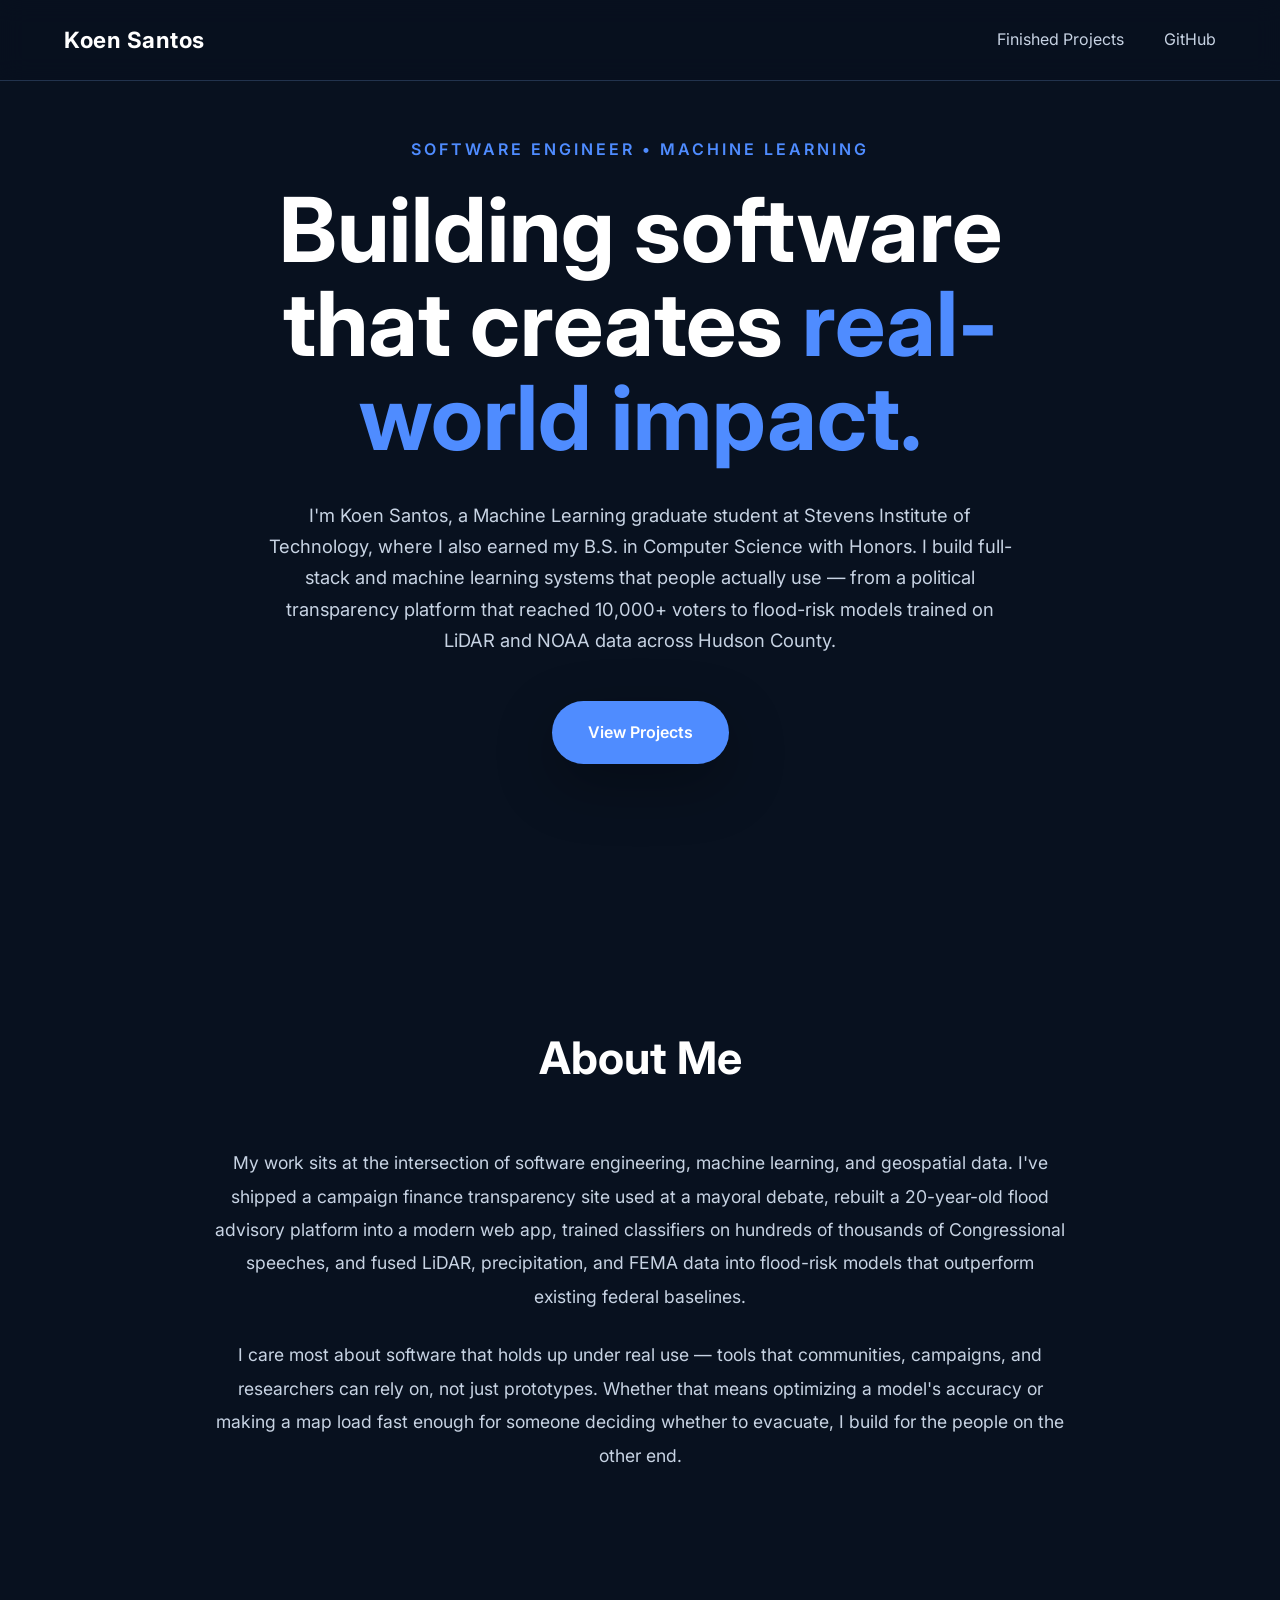
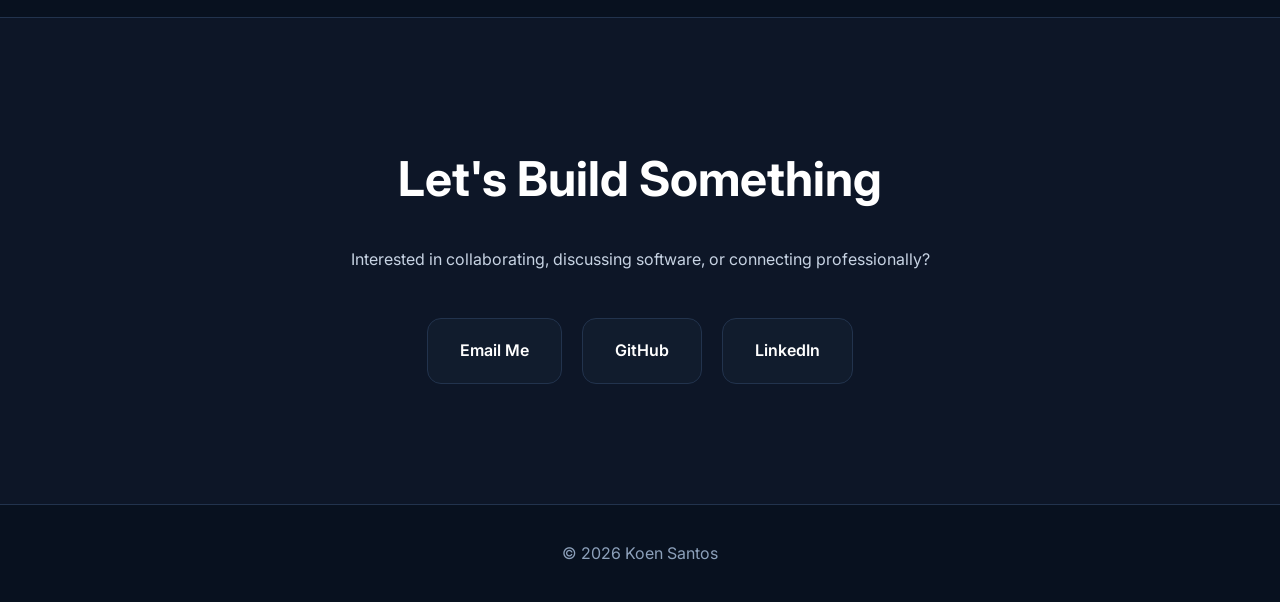
<file: index.html>
<!DOCTYPE html>
<html lang="en">

<head>
    <meta charset="UTF-8">
    <meta name="viewport" content="width=device-width, initial-scale=1.0">

    <title>Koen Santos | Software Engineer & Machine Learning</title>

    <meta name="description"
        content="Portfolio of Koen Santos - Software Engineer and Machine Learning Graduate Student.">

    <link rel="stylesheet" href="styles.css">

    <!-- Google Fonts -->
    <link rel="preconnect" href="https://fonts.googleapis.com">
    <link rel="preconnect" href="https://fonts.gstatic.com" crossorigin>

    <link href="https://fonts.googleapis.com/css2?family=Inter:wght@300;400;500;600;700;800&display=swap"
        rel="stylesheet">
</head>

<body>

    <!-- ================================= -->
    <!-- Navigation -->
    <!-- ================================= -->

    <nav class="navbar">

        <div class="container">

            <a href="index.html" class="logo">
                Koen Santos
            </a>

            <ul class="nav-links">

                <li><a href="projects/index.html">Finished Projects</a></li>

                <li>
                    <a href="https://github.com/koensantos"
                        target="_blank">
                        GitHub
                    </a>
                </li>

            </ul>

            <button id="menu-button">
                ☰
            </button>

        </div>

    </nav>

    <!-- ================================= -->
    <!-- Hero -->
    <!-- ================================= -->

    <header class="hero">

        <div class="container hero-content">

            <p class="hero-small">
                SOFTWARE ENGINEER • MACHINE LEARNING
            </p>

            <h1>

                Building software that creates
                <span>real-world impact.</span>

            </h1>

            <p class="hero-description">

                I'm Koen Santos, a Machine Learning graduate student at
                Stevens Institute of Technology, where I also earned my
                B.S. in Computer Science with Honors. I build full-stack
                and machine learning systems that people actually use — from
                a political transparency platform that reached 10,000+
                voters to flood-risk models trained on LiDAR and NOAA data
                across Hudson County.

            </p>

            <div class="hero-buttons">

                <a class="primary-button"
                    href="projects/index.html">

                    View Projects

                </a>
            </div>

        </div>

    </header>

    <!-- ================================= -->
    <!-- Highlights -->
    <!-- ================================= -->

    <!--
    <section class="highlights">

        <div class="container">

            <div class="stat">

                <h2>10K+</h2>

                <p>Pay2PlayJC Visitors</p>

            </div>


            <div class="stat">

                <h2>3+</h2>

                <p>Production Applications</p>

            </div>

            <div class="stat">

                <h2>3.9</h2>

                <p>Graduate GPA</p>

            </div>

        </div>

    </section>
    -->

    <!-- ================================= -->
    <!-- About -->
    <!-- ================================= -->

    <section class="about">

        <div class="container">

            <h2>
                About Me
            </h2>

            <p>

                My work sits at the intersection of software engineering,
                machine learning, and geospatial data. I've shipped a
                campaign finance transparency site used at a mayoral debate,
                rebuilt a 20-year-old flood advisory platform into a modern
                web app, trained classifiers on hundreds of thousands of
                Congressional speeches, and fused LiDAR, precipitation, and
                FEMA data into flood-risk models that outperform existing
                federal baselines.

            </p>

            <p>

                I care most about software that holds up under real use —
                tools that communities, campaigns, and researchers can rely
                on, not just prototypes. Whether that means optimizing a
                model's accuracy or making a map load fast enough for
                someone deciding whether to evacuate, I build for the
                people on the other end.

            </p>

        </div>

    </section>

    <!-- ================================= -->
    <!-- Featured Projects -->
    <!-- ================================= -->

    <!--
    <section class="featured">

        <div class="container">

            <div class="section-title">

                <h2>
                    Featured Projects
                </h2>

                <a href="projects/index.html">

                    View All →

                </a>

            </div>

            <div class="project-grid">

                <article class="project-card">

                    <div class="project-image">

                        Coming Soon

                    </div>

                    <div class="project-info">

                        <h3>
                            Pay2PlayJC
                        </h3>

                        <p>

                            Political transparency platform visualizing
                            over $6 million in campaign donations using
                            React, Flask, and Python.

                        </p>

                    </div>

                </article>

                <article class="project-card">

                    <div class="project-image">

                        Coming Soon

                    </div>

                    <div class="project-info">

                        <h3>

                            Stevens Flood Inundation Mapper

                        </h3>

                        <p>

                            Senior Design Award-winning flood prediction
                            platform using geospatial mapping and
                            OpenStreetMap.

                        </p>

                    </div>

                </article>

            </div>

        </div>

    </section>

-->

    <!-- ================================= -->
    <!-- Contact -->
    <!-- ================================= -->

    <section class="contact">

        <div class="container">

            <h2>

                Let's Build Something

            </h2>

            <p>

                Interested in collaborating, discussing software,
                or connecting professionally?

            </p>

            <div class="contact-buttons">

                <a href="mailto:kms226655@gmail.com">

                    Email Me

                </a>

                <a href="https://github.com/koensantos"
                    target="_blank">

                    GitHub

                </a>

                <a href="https://linkedin.com/in/koen-mitchel-santos-306476278"
                    target="_blank">

                    LinkedIn

                </a>

            </div>

        </div>

    </section>

    <!-- ================================= -->
    <!-- Footer -->
    <!-- ================================= -->

    <footer>

        <div class="container">

            <p>

                © 2026 Koen Santos

            </p>

        </div>

    </footer>

    <script src="script.js"></script>

</body>

</html>
</file>
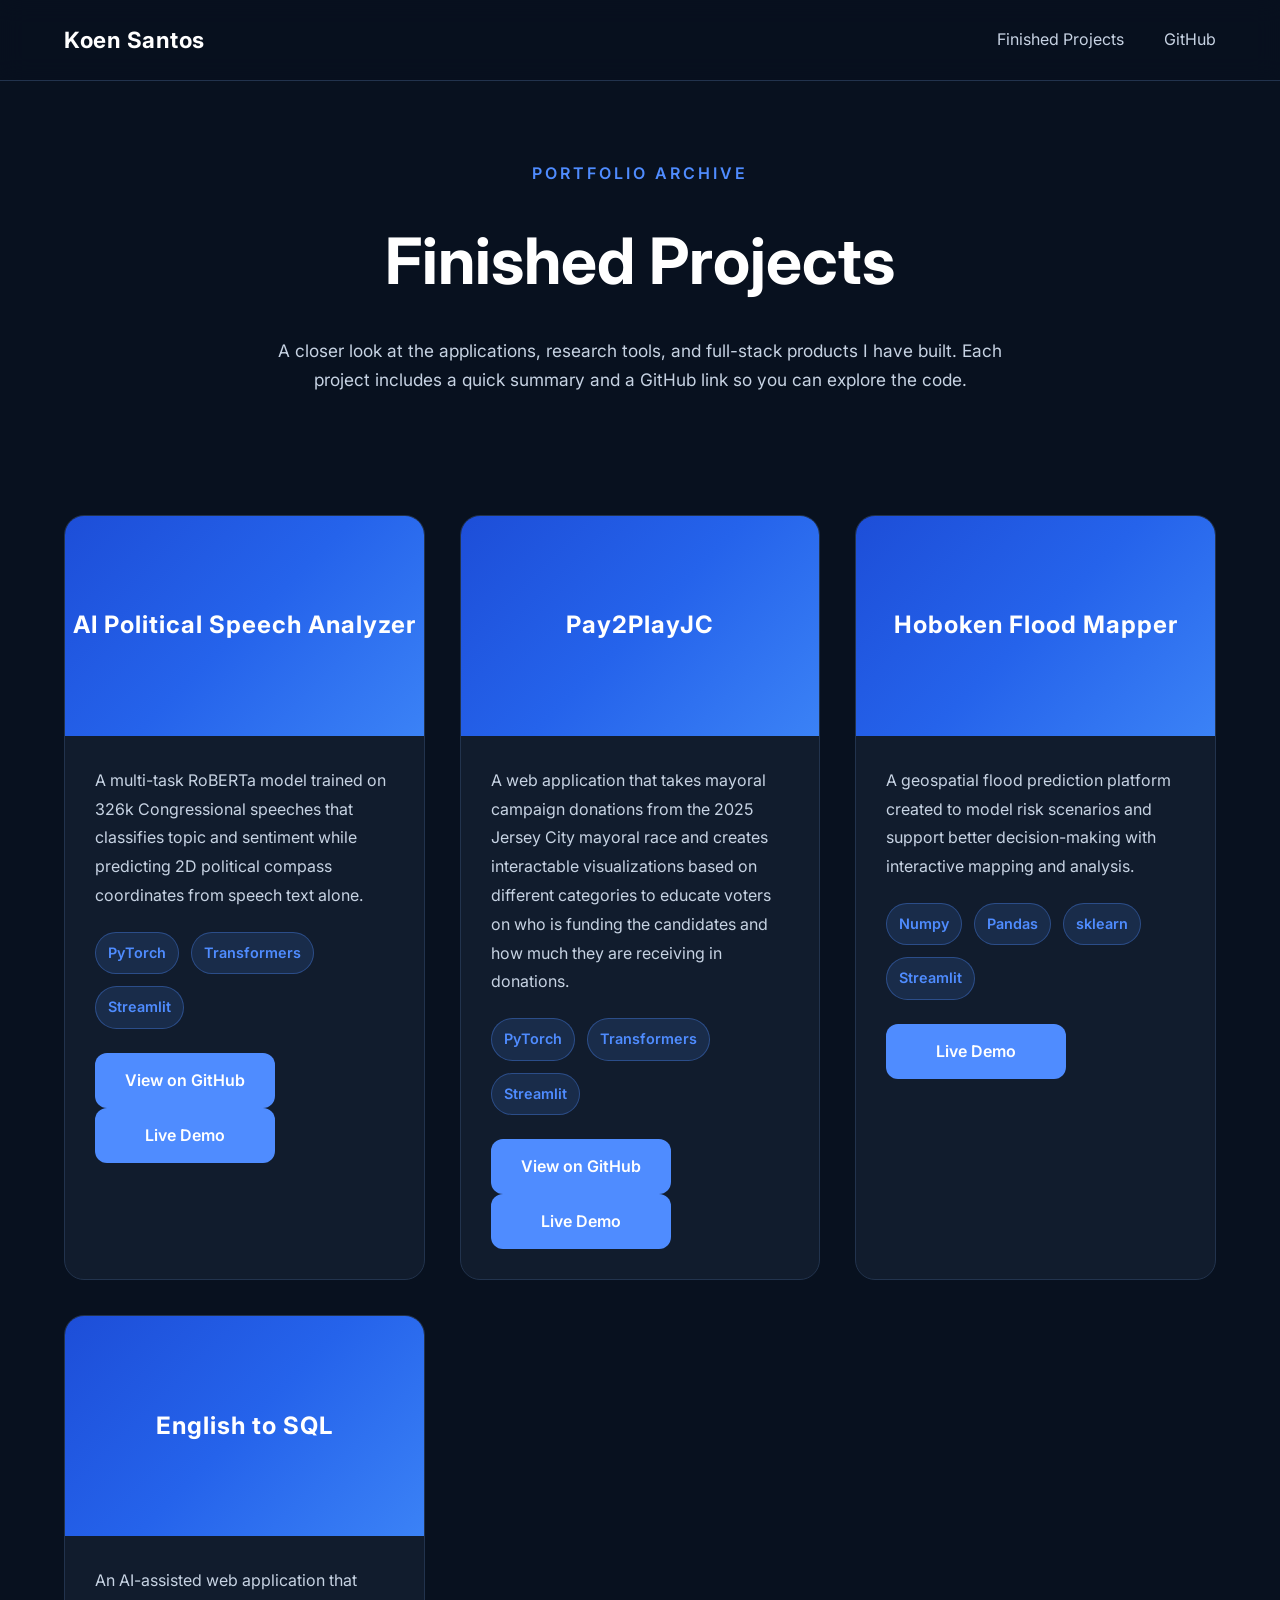
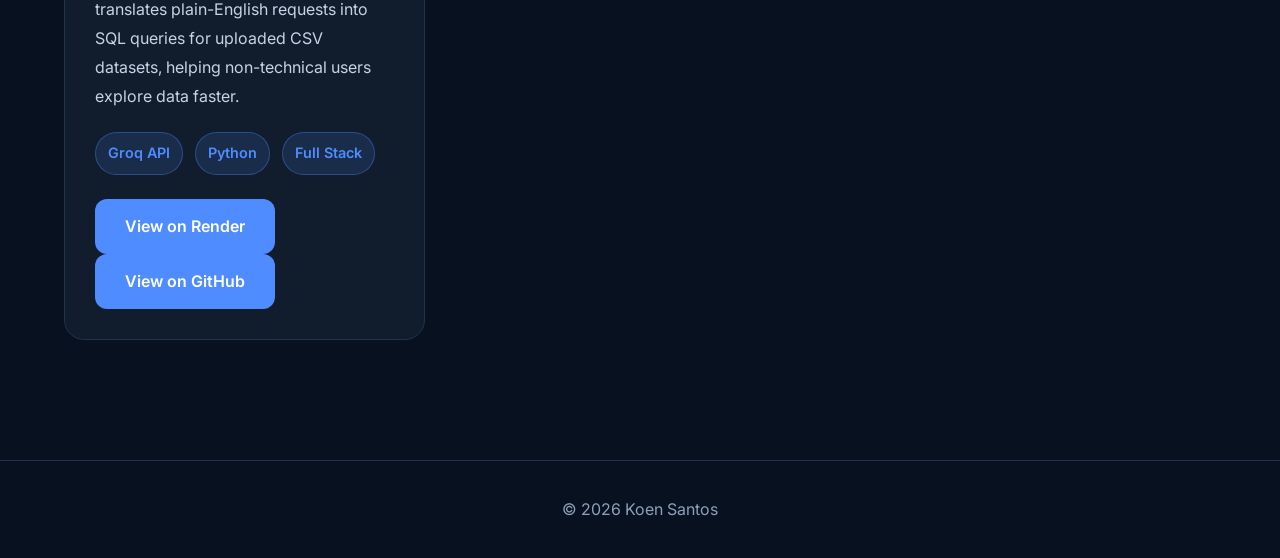
<file: projects/index.html>
<!DOCTYPE html>
<html lang="en">

<head>
    <meta charset="UTF-8">
    <meta name="viewport" content="width=device-width, initial-scale=1.0">
    <title>Finished Projects | Koen Santos</title>
    <link rel="stylesheet" href="../styles.css">
    <link rel="preconnect" href="https://fonts.googleapis.com">
    <link rel="preconnect" href="https://fonts.gstatic.com" crossorigin>
    <link href="https://fonts.googleapis.com/css2?family=Inter:wght@300;400;500;600;700;800&display=swap"
        rel="stylesheet">
</head>

<body>
    <nav class="navbar">
        <div class="container">
            <a href="../index.html" class="logo">Koen Santos</a>

            <ul class="nav-links">
                <li><a href="index.html">Finished Projects</a></li>
                <li><a href="https://github.com/koensantos" target="_blank">GitHub</a></li>
            </ul>

            <button id="menu-button" aria-label="Open menu">☰</button>
        </div>
    </nav>

    <header class="page-hero">
        <div class="container">
            <p class="hero-small">Portfolio Archive</p>
            <h1>Finished Projects</h1>
            <p class="page-hero-copy">
                A closer look at the applications, research tools, and full-stack products I have built.
                Each project includes a quick summary and a GitHub link so you can explore the code.
            </p>
        </div>
    </header>

    <main class="page-main">
        <section>
            <div class="container">
                <div class="project-grid">
                    <article class="project-card">
                        <div class="project-image">AI Political Speech Analyzer</div>
                        <div class="project-info">
                            <p>
                                A multi-task RoBERTa model trained on 326k Congressional speeches that 
                                classifies topic and sentiment while predicting 2D political compass 
                                coordinates from speech text alone.
                            </p>
                            <div class="project-tags">
                                <span>PyTorch</span>
                                <span>Transformers</span>
                                <span>Streamlit</span>
                            </div>
                            <div class="project-actions">
                                <a class="project-link" href="https://github.com/koensantos/ai_political_speech_analyzer" target="_blank">View on GitHub</a>
                                <a class="project-link" href="https://aipoliticalspeechanalyzer.streamlit.app" target="_blank">Live Demo</a>
                            </div>
                        </div>
                    </article>

                    <article class="project-card">
                        <div class="project-image">Pay2PlayJC</div>
                        <div class="project-info">
                            <p>
                                A web application that takes mayoral campaign donations from the 2025 Jersey City mayoral race and creates interactable visualizations based on different categories
                                to educate voters on who is funding the candidates and how much they are receiving in donations.
                            </p>
                            <div class="project-tags">
                                <span>PyTorch</span>
                                <span>Transformers</span>
                                <span>Streamlit</span>
                            </div>
                            <div class="project-actions">
                                <a class="project-link" href="https://github.com/koensantos/pay2playjc" target="_blank">View on GitHub</a>
                                <a class="project-link" href="https://pay2playjc.vercel.app" target="_blank">Live Demo</a>
                            </div>
                        </div>
                    </article>

                    <article class="project-card">
                        <div class="project-image">Hoboken Flood Mapper</div>
                        <div class="project-info">
                            <p>
                                A geospatial flood prediction platform created to model risk scenarios and support better
                                decision-making with interactive mapping and analysis.
                            </p>
                            <div class="project-tags">
                                <span>Numpy</span>
                                <span>Pandas</span>
                                <span>sklearn</span>
                                <span>Streamlit</span>
                            </div>
                            <div class="project-actions">
                                <a class="project-link" href="https://floodsite.streamlit.app" target="_blank">Live Demo</a>
                            </div>
                        </div>
                    </article>

                    <article class="project-card">
                        <div class="project-image">English to SQL</div>
                        <div class="project-info">
                            <p>
                                An AI-assisted web application that translates plain-English requests into SQL queries for
                                uploaded CSV datasets, helping non-technical users explore data faster.
                            </p>
                            <div class="project-tags">
                                <span>Groq API</span>
                                <span>Python</span>
                                <span>Full Stack</span>
                            </div>
                            <div class="project-actions">
                                <a class="project-link" href="https://english-to-sql-cwbx.onrender.com" target="_blank">View on Render</a>
                                <a class="project-link" href="https://github.com/koensantos/english-to-sql" target="_blank">View on GitHub</a>
                            </div>
                        </div>
                    </article>
                </div>
            </div>
        </section>
    </main>

    <footer>
        <div class="container">
            <p>© 2026 Koen Santos</p>
        </div>
    </footer>

    <script src="../script.js"></script>
</body>

</html>
</file>
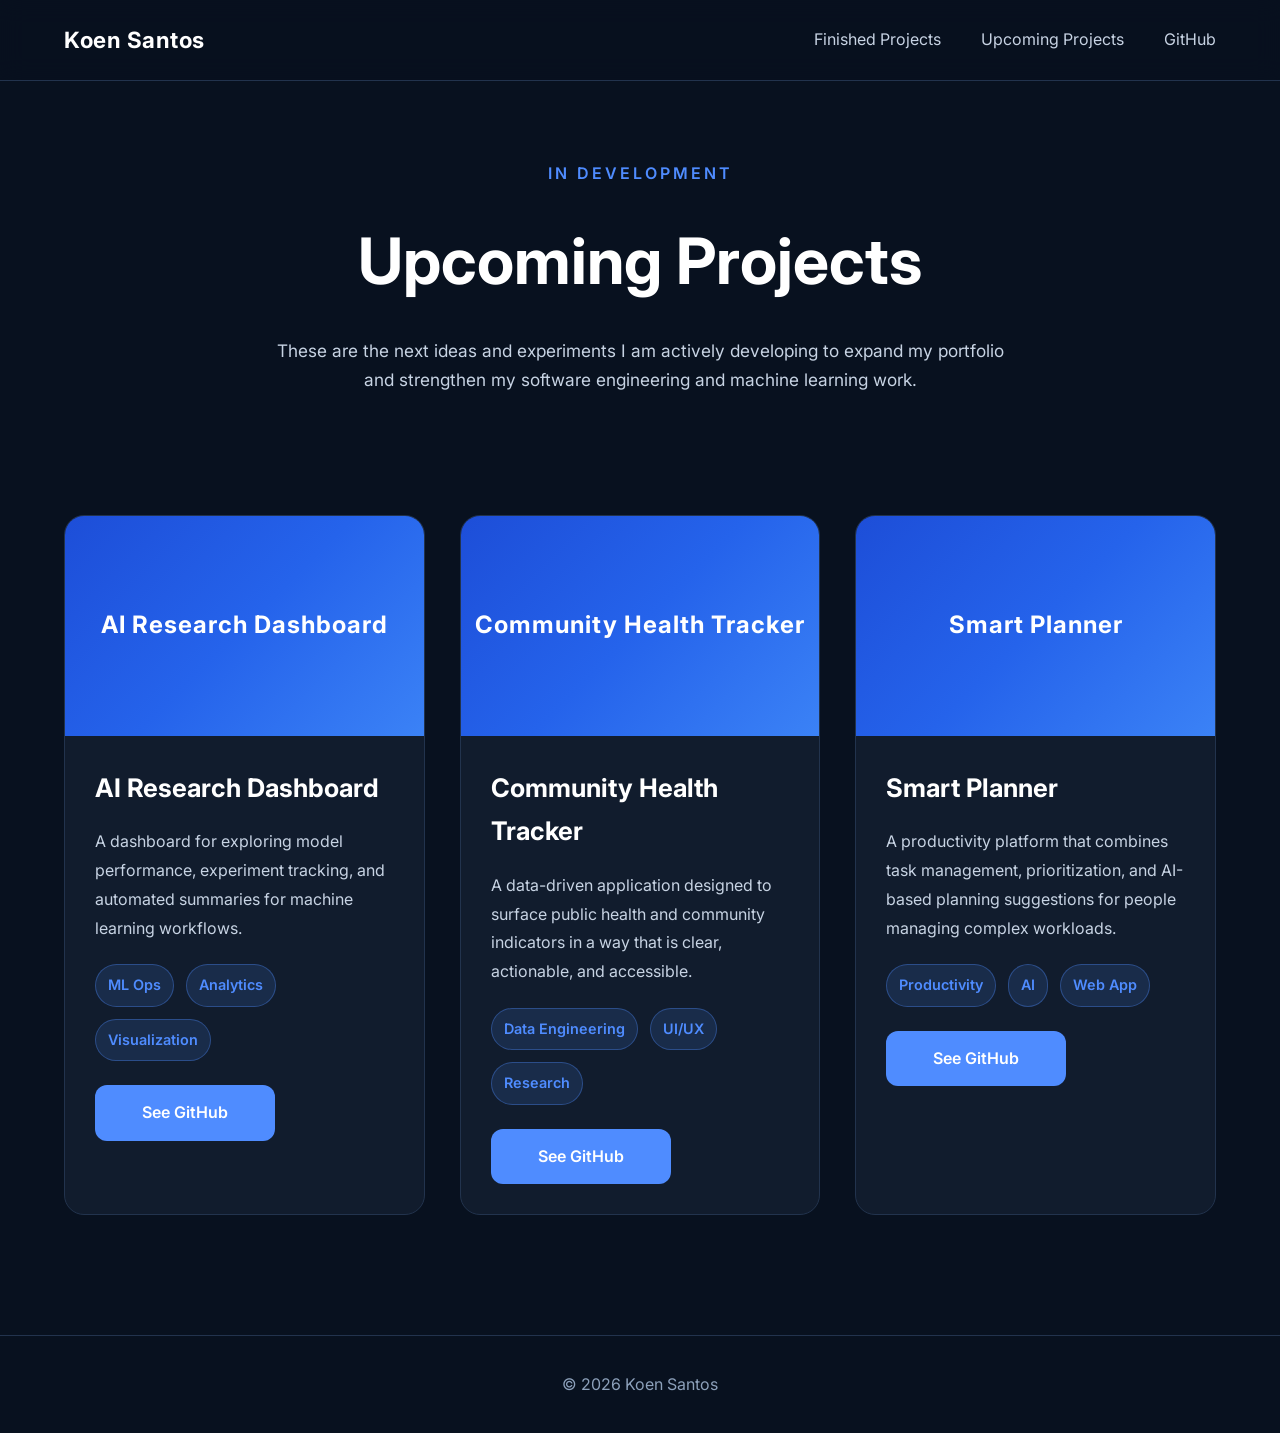
<file: upcoming/index.html>
<!DOCTYPE html>
<html lang="en">

<head>
    <meta charset="UTF-8">
    <meta name="viewport" content="width=device-width, initial-scale=1.0">
    <title>Upcoming Projects | Koen Santos</title>
    <link rel="stylesheet" href="../styles.css">
    <link rel="preconnect" href="https://fonts.googleapis.com">
    <link rel="preconnect" href="https://fonts.gstatic.com" crossorigin>
    <link href="https://fonts.googleapis.com/css2?family=Inter:wght@300;400;500;600;700;800&display=swap"
        rel="stylesheet">
</head>

<body>
    <nav class="navbar">
        <div class="container">
            <a href="../index.html" class="logo">Koen Santos</a>

            <ul class="nav-links">
                <li><a href="../projects/index.html">Finished Projects</a></li>
                <li><a href="index.html">Upcoming Projects</a></li>
                <li><a href="https://github.com/YOUR_USERNAME" target="_blank">GitHub</a></li>
            </ul>

            <button id="menu-button" aria-label="Open menu">☰</button>
        </div>
    </nav>

    <header class="page-hero">
        <div class="container">
            <p class="hero-small">In Development</p>
            <h1>Upcoming Projects</h1>
            <p class="page-hero-copy">
                These are the next ideas and experiments I am actively developing to expand my portfolio and
                strengthen my software engineering and machine learning work.
            </p>
        </div>
    </header>

    <main class="page-main">
        <section>
            <div class="container">
                <div class="project-grid">
                    <article class="project-card">
                        <div class="project-image">AI Research Dashboard</div>
                        <div class="project-info">
                            <h3>AI Research Dashboard</h3>
                            <p>
                                A dashboard for exploring model performance, experiment tracking, and automated summaries
                                for machine learning workflows.
                            </p>
                            <div class="project-tags">
                                <span>ML Ops</span>
                                <span>Analytics</span>
                                <span>Visualization</span>
                            </div>
                            <div class="project-actions">
                                <a class="project-link" href="https://github.com/YOUR_USERNAME" target="_blank">See GitHub</a>
                            </div>
                        </div>
                    </article>

                    <article class="project-card">
                        <div class="project-image">Community Health Tracker</div>
                        <div class="project-info">
                            <h3>Community Health Tracker</h3>
                            <p>
                                A data-driven application designed to surface public health and community indicators in a way
                                that is clear, actionable, and accessible.
                            </p>
                            <div class="project-tags">
                                <span>Data Engineering</span>
                                <span>UI/UX</span>
                                <span>Research</span>
                            </div>
                            <div class="project-actions">
                                <a class="project-link" href="https://github.com/YOUR_USERNAME" target="_blank">See GitHub</a>
                            </div>
                        </div>
                    </article>

                    <article class="project-card">
                        <div class="project-image">Smart Planner</div>
                        <div class="project-info">
                            <h3>Smart Planner</h3>
                            <p>
                                A productivity platform that combines task management, prioritization, and AI-based planning
                                suggestions for people managing complex workloads.
                            </p>
                            <div class="project-tags">
                                <span>Productivity</span>
                                <span>AI</span>
                                <span>Web App</span>
                            </div>
                            <div class="project-actions">
                                <a class="project-link" href="https://github.com/YOUR_USERNAME" target="_blank">See GitHub</a>
                            </div>
                        </div>
                    </article>
                </div>
            </div>
        </section>
    </main>

    <footer>
        <div class="container">
            <p>© 2026 Koen Santos</p>
        </div>
    </footer>

    <script src="../script.js"></script>
</body>

</html>
</file>
<file: styles.css>
/* ========================================
   GLOBAL STYLES
======================================== */

:root{

    --background:#08111f;
    --surface:#111c2d;
    --surface-light:#1b2940;

    --primary:#4f8cff;
    --primary-hover:#6aa1ff;

    --text:#ffffff;
    --text-light:#c7d3e3;
    --text-muted:#8ca0ba;

    --border:#22334d;

    --shadow:0 20px 60px rgba(0,0,0,.30);

    --radius:18px;

    --transition:.3s ease;

}

*{

    margin:0;
    padding:0;
    box-sizing:border-box;

}

html{

    scroll-behavior:smooth;

}

body{

    font-family:"Inter",sans-serif;

    background:var(--background);

    color:var(--text);

    line-height:1.7;

}

img{

    max-width:100%;

}

a{

    text-decoration:none;

    color:inherit;

}

.container{

    width:min(1200px,90%);
    margin:auto;

}

/* ========================================
   NAVIGATION
======================================== */

.navbar{

    position:fixed;

    top:0;
    left:0;

    width:100%;

    z-index:100;

    background:rgba(8,17,31,.82);

    backdrop-filter:blur(12px);

    border-bottom:1px solid var(--border);

}

.navbar .container{

    display:flex;

    justify-content:space-between;

    align-items:center;

    height:80px;

}

.logo{

    font-size:1.4rem;

    font-weight:700;

    letter-spacing:.5px;

}

.nav-links{

    list-style:none;

    display:flex;

    gap:40px;

}

.nav-links a{

    color:var(--text-light);

    transition:var(--transition);

}

.nav-links a:hover{

    color:var(--primary);

}

#menu-button{

    display:none;

    border:none;

    background:none;

    color:white;

    font-size:2rem;

    cursor:pointer;

}

/* ========================================
   HERO
======================================== */

.hero{

    min-height:100vh;

    display:flex;

    align-items:center;

    justify-content:center;

}

.hero-content{

    text-align:center;

}

.hero-small{

    color:var(--primary);

    text-transform:uppercase;

    letter-spacing:3px;

    margin-bottom:20px;

    font-weight:600;

}

.hero h1{

    font-size:clamp(3rem,7vw,5.8rem);

    line-height:1.05;

    max-width:900px;

    margin:auto;

}

.hero span{

    color:var(--primary);

}

.hero-description{

    max-width:760px;

    margin:35px auto;

    color:var(--text-light);

    font-size:1.15rem;

}

.hero-buttons{

    display:flex;

    justify-content:center;

    gap:25px;

    flex-wrap:wrap;

    margin-top:45px;

}

/* ========================================
   BUTTONS
======================================== */

.primary-button{

    background:var(--primary);

    color:white;

    padding:18px 36px;

    border-radius:50px;

    font-weight:600;

    transition:var(--transition);

    box-shadow:var(--shadow);

}

.primary-button:hover{

    background:var(--primary-hover);

    transform:translateY(-4px);

}

.secondary-button{

    border:1px solid var(--border);

    padding:18px 36px;

    border-radius:50px;

    color:var(--text-light);

    transition:var(--transition);

}

.secondary-button:hover{

    border-color:var(--primary);

    color:white;

    transform:translateY(-4px);

}

/* ========================================
   HIGHLIGHTS
======================================== */

.highlights{

    padding:90px 0;

    background:#0d1627;

    border-top:1px solid var(--border);
    border-bottom:1px solid var(--border);

}

.highlights .container{

    display:grid;

    grid-template-columns:repeat(4,1fr);

    gap:40px;

}

.stat{

    background:var(--surface);

    padding:40px 20px;

    border-radius:16px;

    text-align:center;

    transition:.3s;

}

.stat:hover{

    transform:translateY(-8px);

    background:var(--surface-light);

}

.stat h2{

    font-size:3rem;

    color:var(--primary);

    margin-bottom:10px;

}

.stat p{

    color:var(--text-light);

    font-size:1rem;

}

/* ========================================
   ABOUT
======================================== */

.about{

    padding:120px 0;

}

.about h2{

    text-align:center;

    font-size:2.8rem;

    margin-bottom:50px;

}

.about p{

    max-width:850px;

    margin:25px auto;

    color:var(--text-light);

    font-size:1.1rem;

    line-height:1.9;

    text-align:center;

}

/* ========================================
   FEATURED PROJECTS
======================================== */

.featured{

    padding:120px 0;

}

.section-title{

    display:flex;

    justify-content:space-between;

    align-items:center;

    margin-bottom:60px;

}

.section-title h2{

    font-size:2.8rem;

}

.section-title a{

    color:var(--primary);

    font-weight:600;

}

.project-grid{

    display:grid;

    grid-template-columns:repeat(auto-fit,minmax(340px,1fr));

    gap:35px;

}

.project-card{

    background:var(--surface);

    border-radius:20px;

    overflow:hidden;

    border:1px solid var(--border);

    transition:.35s;

    cursor:pointer;

}

.project-card:hover{

    transform:translateY(-12px);

    border-color:var(--primary);

    box-shadow:0 25px 60px rgba(0,0,0,.35);

}

.project-image{

    height:220px;

    display:flex;

    justify-content:center;

    align-items:center;

    background:linear-gradient(
        135deg,
        #1d4ed8,
        #2563eb,
        #3b82f6
    );

    color:white;

    font-size:1.5rem;

    font-weight:700;

    letter-spacing:1px;

}

.project-info{

    padding:30px;

}

.project-info h3{

    font-size:1.6rem;

    margin-bottom:18px;

}

.project-info p{

    color:var(--text-light);

    line-height:1.8;

}

.project-card:hover .project-image{

    filter:brightness(1.1);

}

/* ========================================
   CONTACT
======================================== */

.contact{

    padding:120px 0;

    background:#0d1627;

    border-top:1px solid var(--border);

}

.contact .container{

    text-align:center;

}

.contact h2{

    font-size:3rem;

    margin-bottom:25px;

}

.contact p{

    color:var(--text-light);

    max-width:650px;

    margin:0 auto 45px;

    line-height:1.8;

}

.contact-buttons{

    display:flex;

    justify-content:center;

    gap:20px;

    flex-wrap:wrap;

}

.contact-buttons a{

    padding:18px 32px;

    background:var(--surface);

    border:1px solid var(--border);

    border-radius:14px;

    transition:.3s;

    font-weight:600;

}

.contact-buttons a:hover{

    background:var(--primary);

    border-color:var(--primary);

    transform:translateY(-6px);

}

/* ========================================
   FOOTER
======================================== */

footer{

    border-top:1px solid var(--border);

    padding:35px 0;

}

footer p{

    text-align:center;

    color:var(--text-muted);

}

/* ========================================
   FADE ANIMATION
======================================== */

.hero,
.highlights,
.about,
.featured,
.contact{

    animation:fadeUp .8s ease forwards;

}

@keyframes fadeUp{

    from{

        opacity:0;

        transform:translateY(35px);

    }

    to{

        opacity:1;

        transform:translateY(0);

    }

}

/* ========================================
   SMALL IMPROVEMENTS
======================================== */

.project-card{

    position:relative;

}

.project-card::before{
    content:"";
    position:absolute;
    inset:0;
    background:linear-gradient(135deg, rgba(79,140,255,.08), transparent);
    opacity:0;
    transition:.3s;
    pointer-events:none;
}

.project-card:hover::before{

    opacity:1;

}

.nav-links a{

    position:relative;

}

.nav-links a::after{

    content:"";

    position:absolute;

    bottom:-6px;

    left:0;

    width:0;

    height:2px;

    background:var(--primary);

    transition:.3s;

}

.nav-links a:hover::after{

    width:100%;

}

.primary-button,
.secondary-button,
.contact-buttons a{

    transition:
        background .3s,
        color .3s,
        transform .3s,
        box-shadow .3s;

}

.primary-button:hover{

    box-shadow:
        0 12px 35px rgba(79,140,255,.35);

}

.secondary-button:hover{

    box-shadow:
        0 12px 35px rgba(79,140,255,.18);

}

/* ========================================
   RESPONSIVE
======================================== */

/* ========================================
   PROJECT PAGES
======================================== */

.page-hero{

    padding:160px 0 80px;
    text-align:center;

}

.page-hero h1{

    font-size:clamp(2.8rem,5vw,4.6rem);
    margin-bottom:20px;

}

.page-hero-copy{

    max-width:760px;
    margin:0 auto;
    color:var(--text-light);
    font-size:1.08rem;

}

.page-main{

    padding:40px 0 120px;

}

.project-tags{

    display:flex;
    gap:12px;
    flex-wrap:wrap;
    margin-top:22px;

}

.project-tags span{

    padding:8px 12px;
    border-radius:999px;
    background:rgba(79,140,255,.14);
    color:var(--primary);
    border:1px solid rgba(79,140,255,.35);
    font-size:.9rem;
    font-weight:600;

}

.project-actions{

    margin-top:24px;

}

.project-link{

    display:inline-flex;
    align-items:center;
    justify-content:center;
    min-width:180px;
    padding:14px 18px;
    border-radius:12px;
    background:var(--primary);
    color:white;
    font-weight:600;
    transition:var(--transition);

}

.project-link:hover{

    background:var(--primary-hover);
    transform:translateY(-4px);

}

@media(max-width:1000px){

    .highlights .container{

        grid-template-columns:repeat(2,1fr);

    }

    .nav-links.active{

        display:flex;
        position:absolute;
        top:70px;
        right:5%;
        flex-direction:column;
        gap:20px;
        padding:20px;
        background:rgba(8,17,31,.98);
        border:1px solid var(--border);
        border-radius:16px;

    }

}

@media(max-width:850px){

    .navbar .container{

        height:70px;

    }

    .nav-links{

        display:none;

    }

    .nav-links.active{

        display:flex;
        position:absolute;
        top:70px;
        right:5%;
        flex-direction:column;
        gap:18px;
        padding:20px;
        background:rgba(8,17,31,.98);
        border:1px solid var(--border);
        border-radius:16px;

    }

    #menu-button{

        display:block;

    }

    .hero h1{

        font-size:3.4rem;

    }

    .hero-description{

        font-size:1rem;

    }

    .section-title{

        flex-direction:column;

        gap:20px;

        text-align:center;

    }

}

@media(max-width:700px){

    .highlights .container{

        grid-template-columns:1fr;

    }

    .project-grid{

        grid-template-columns:1fr;

    }

    .contact-buttons{

        flex-direction:column;

        align-items:center;

    }

    .contact-buttons a{

        width:260px;

        text-align:center;

    }

}

@media(max-width:500px){

    .hero{

        padding-top:120px;

    }

    .hero h1{

        font-size:2.6rem;

    }

    .hero-buttons{

        flex-direction:column;

    }

    .primary-button,
    .secondary-button{

        width:260px;

        text-align:center;

    }

}
</file>
